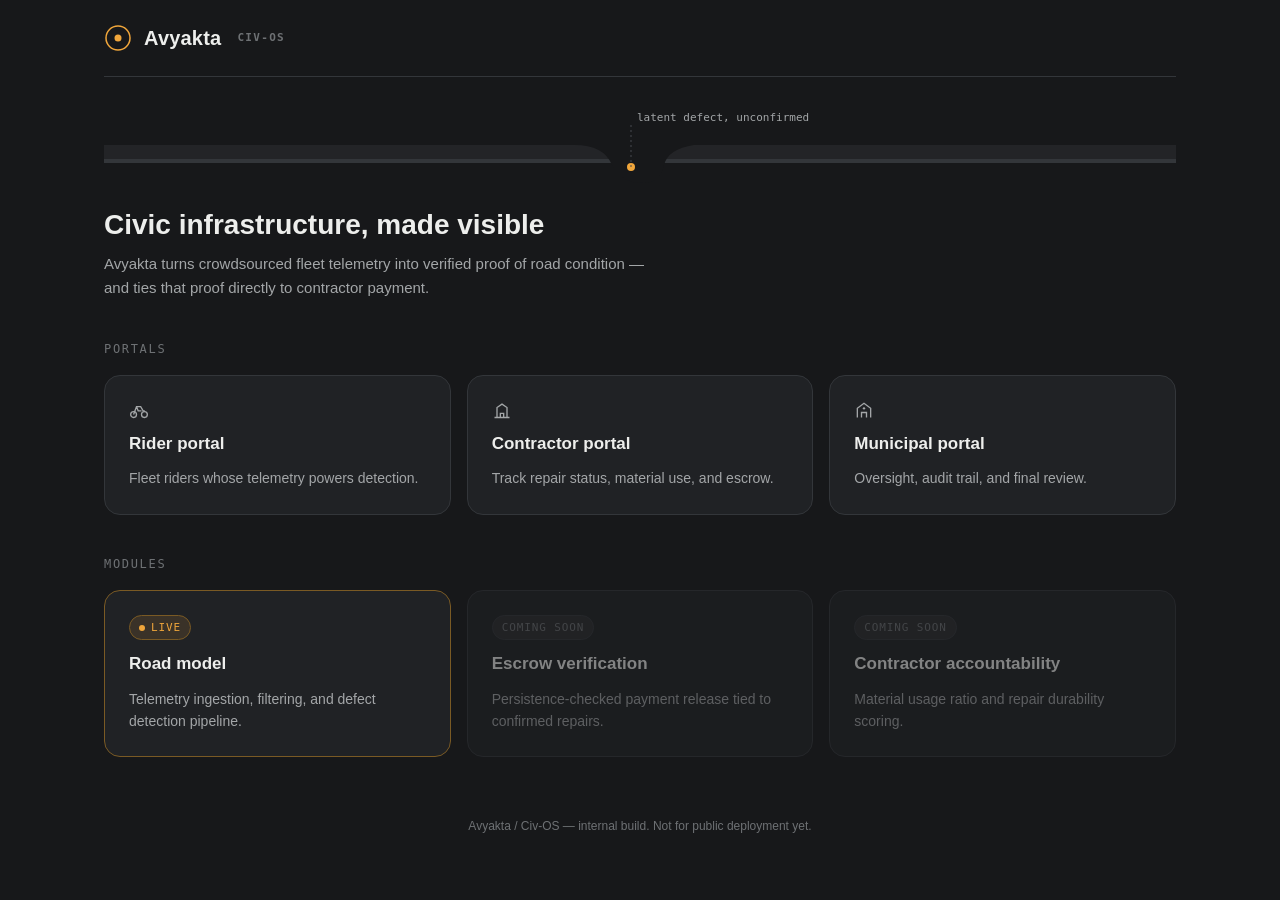
<file: index.html>
<!DOCTYPE html>
<html lang="en">
<head>
<meta charset="UTF-8">
<meta name="viewport" content="width=device-width, initial-scale=1.0">
<title>Avyakta — civic infrastructure auditing</title>
<link rel="stylesheet" href="assets/css/style.css">
</head>
<body>

<div class="shell">
  <div class="topbar">
    <a href="index.html" class="brand">
      <svg class="brand-mark" viewBox="0 0 28 28" fill="none" xmlns="http://www.w3.org/2000/svg">
        <circle cx="14" cy="14" r="12" stroke="#F0A63B" stroke-width="1.5"/>
        <circle cx="14" cy="14" r="3.5" fill="#F0A63B"/>
      </svg>
      Avyakta
      <span class="brand-sub">Civ-OS</span>
    </a>
  </div>

  <!-- Signature element: a road cross-section with a glowing latent defect,
       revealed only once you look closely. Ties to "avyakta" = the unmanifest. -->
  <svg class="road-strip" viewBox="0 0 1072 90" xmlns="http://www.w3.org/2000/svg" role="img" aria-label="Road cross-section with a highlighted latent defect">
    <rect x="0" y="40" width="1072" height="14" fill="#232427"/>
    <rect x="0" y="54" width="1072" height="4" fill="#33363A"/>
    <path d="M470 40 Q500 40 508 60 Q516 78 540 78 Q556 78 560 60 Q564 44 590 40" fill="#17181A" stroke="none"/>
    <circle class="pulse" cx="527" cy="62" r="4" fill="#F0A63B"/>
    <line x1="527" y1="62" x2="527" y2="20" stroke="#46494E" stroke-width="1" stroke-dasharray="2 3"/>
    <text x="533" y="16" font-family="IBM Plex Mono, monospace" font-size="11" fill="#A3A6A8">latent defect, unconfirmed</text>
  </svg>

  <h1 style="font-family:var(--font-display); font-size:28px; font-weight:600; margin:8px 0 4px;">
    Civic infrastructure, made visible
  </h1>
  <p style="color:var(--text-secondary); font-size:15px; max-width:560px; margin:0;">
    Avyakta turns crowdsourced fleet telemetry into verified proof of road condition —
    and ties that proof directly to contractor payment.
  </p>

  <div class="section-label">Portals</div>
  <div class="grid">
    <a href="rider.html" class="card">
      <svg class="card-icon" viewBox="0 0 24 24" fill="none" stroke="currentColor" stroke-width="1.6"><circle cx="5.5" cy="17.5" r="3.5"/><circle cx="18.5" cy="17.5" r="3.5"/><path d="M5.5 17.5L9 8h5l3 5h2M9 8l2 5h4"/></svg>
      <div class="card-title">Rider portal</div>
      <div class="card-desc">Fleet riders whose telemetry powers detection.</div>
    </a>

    <a href="contractor.html" class="card">
      <svg class="card-icon" viewBox="0 0 24 24" fill="none" stroke="currentColor" stroke-width="1.6"><path d="M3 21h18M6 21V9l6-4 6 4v12M10 21v-5h4v5"/></svg>
      <div class="card-title">Contractor portal</div>
      <div class="card-desc">Track repair status, material use, and escrow.</div>
    </a>

    <a href="municipal.html" class="card">
      <svg class="card-icon" viewBox="0 0 24 24" fill="none" stroke="currentColor" stroke-width="1.6"><path d="M4 21V10l8-6 8 6v11M9 21v-6h6v6"/><circle cx="12" cy="10" r="1.4" fill="currentColor" stroke="none"/></svg>
      <div class="card-title">Municipal portal</div>
      <div class="card-desc">Oversight, audit trail, and final review.</div>
    </a>
  </div>

  <div class="section-label">Modules</div>
  <div class="grid">
    <a href="road-model.html" class="card card--active">
      <span class="pill pill--live"><span class="pill--dot"></span>Live</span>
      <div class="card-title">Road model</div>
      <div class="card-desc">Telemetry ingestion, filtering, and defect detection pipeline.</div>
    </a>

    <div class="card card--disabled">
      <span class="pill pill--soon">Coming soon</span>
      <div class="card-title">Escrow verification</div>
      <div class="card-desc">Persistence-checked payment release tied to confirmed repairs.</div>
    </div>

    <div class="card card--disabled">
      <span class="pill pill--soon">Coming soon</span>
      <div class="card-title">Contractor accountability</div>
      <div class="card-desc">Material usage ratio and repair durability scoring.</div>
    </div>
  </div>

  <footer class="foot">Avyakta / Civ-OS — internal build. Not for public deployment yet.</footer>
</div>

</body>
</html>
</file>
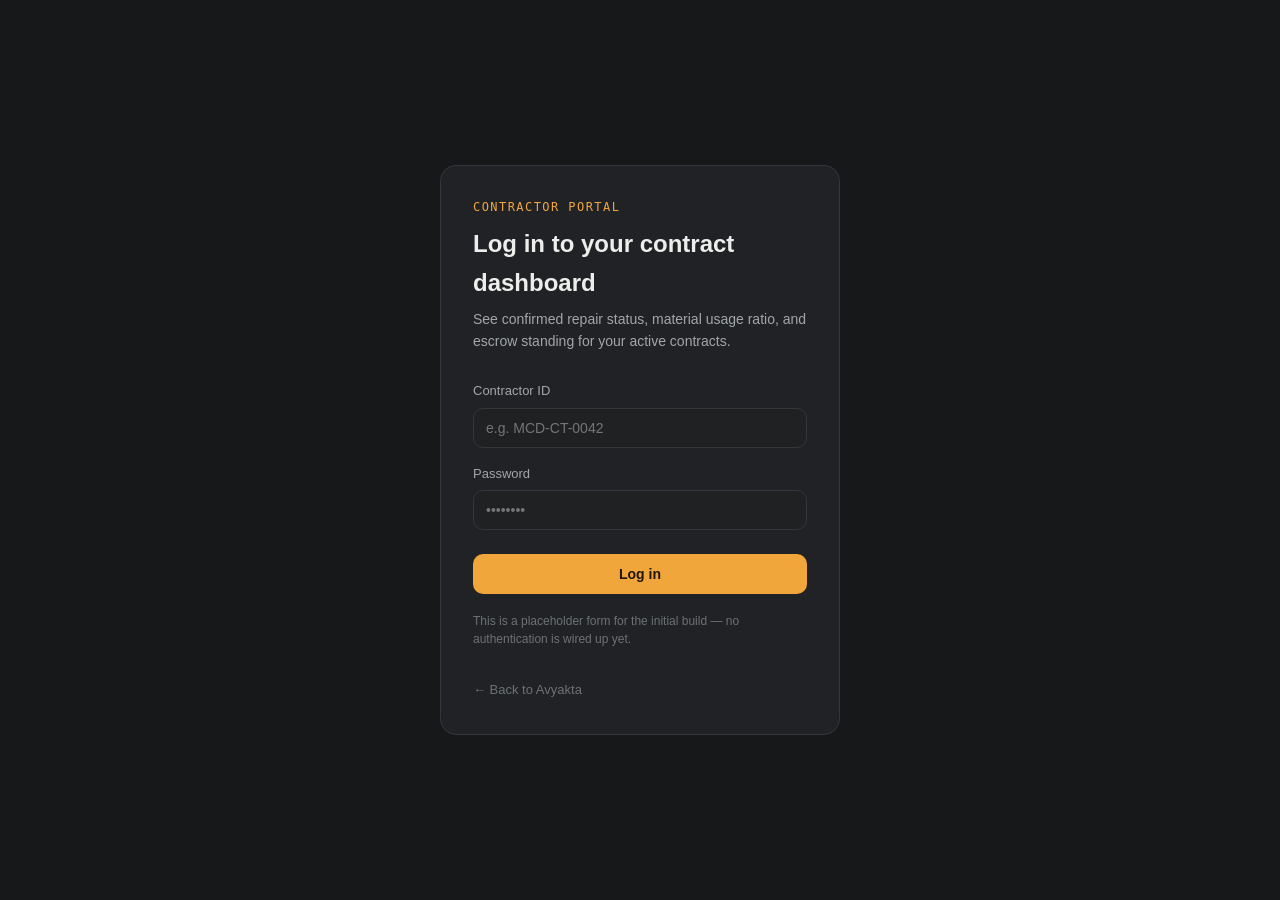
<file: contractor.html>
<!DOCTYPE html>
<html lang="en">
<head>
<meta charset="UTF-8">
<meta name="viewport" content="width=device-width, initial-scale=1.0">
<title>Contractor portal — Avyakta</title>
<link rel="stylesheet" href="assets/css/style.css">
</head>
<body>
<div class="portal-wrap">
  <div class="portal-card">
    <div class="portal-eyebrow">Contractor portal</div>
    <h1 class="portal-title">Log in to your contract dashboard</h1>
    <p class="portal-desc">See confirmed repair status, material usage ratio, and escrow standing for your active contracts.</p>

    <form id="contractorForm">
      <div class="field">
        <label for="contractorId">Contractor ID</label>
        <input id="contractorId" type="text" placeholder="e.g. MCD-CT-0042" required>
      </div>
      <div class="field">
        <label for="contractorPass">Password</label>
        <input id="contractorPass" type="password" placeholder="••••••••" required>
      </div>
      <button type="submit" class="btn">Log in</button>
    </form>

    <p class="note">This is a placeholder form for the initial build — no authentication is wired up yet.</p>
    <a href="index.html" class="back-link">&larr; Back to Avyakta</a>
  </div>
</div>

<script src="assets/js/main.js"></script>
</body>
</html>
</file>
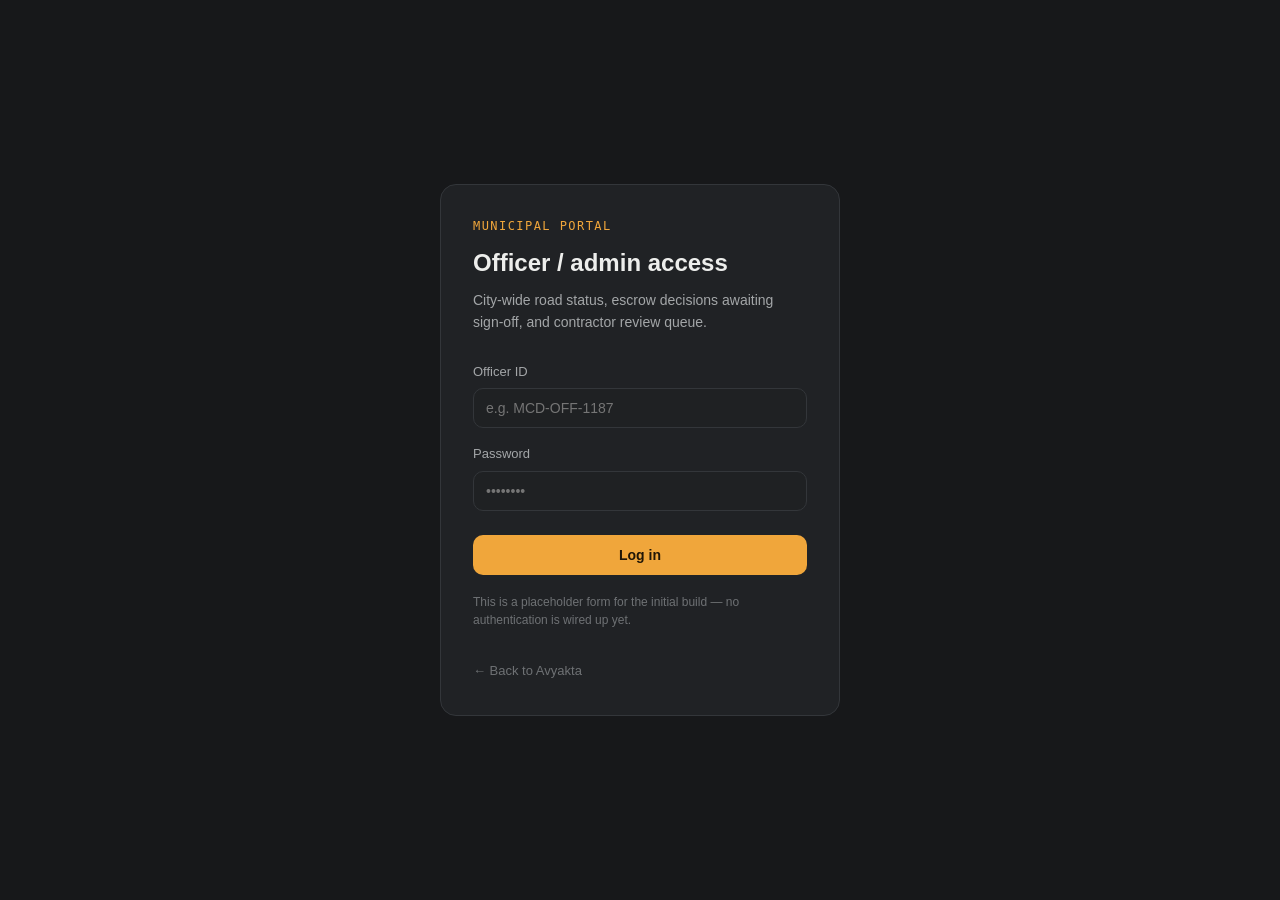
<file: municipal.html>
<!DOCTYPE html>
<html lang="en">
<head>
<meta charset="UTF-8">
<meta name="viewport" content="width=device-width, initial-scale=1.0">
<title>Municipal portal — Avyakta</title>
<link rel="stylesheet" href="assets/css/style.css">
</head>
<body>
<div class="portal-wrap">
  <div class="portal-card">
    <div class="portal-eyebrow">Municipal portal</div>
    <h1 class="portal-title">Officer / admin access</h1>
    <p class="portal-desc">City-wide road status, escrow decisions awaiting sign-off, and contractor review queue.</p>

    <form id="municipalForm">
      <div class="field">
        <label for="officerId">Officer ID</label>
        <input id="officerId" type="text" placeholder="e.g. MCD-OFF-1187" required>
      </div>
      <div class="field">
        <label for="officerPass">Password</label>
        <input id="officerPass" type="password" placeholder="••••••••" required>
      </div>
      <button type="submit" class="btn">Log in</button>
    </form>

    <p class="note">This is a placeholder form for the initial build — no authentication is wired up yet.</p>
    <a href="index.html" class="back-link">&larr; Back to Avyakta</a>
  </div>
</div>

<script src="assets/js/main.js"></script>
</body>
</html>
</file>
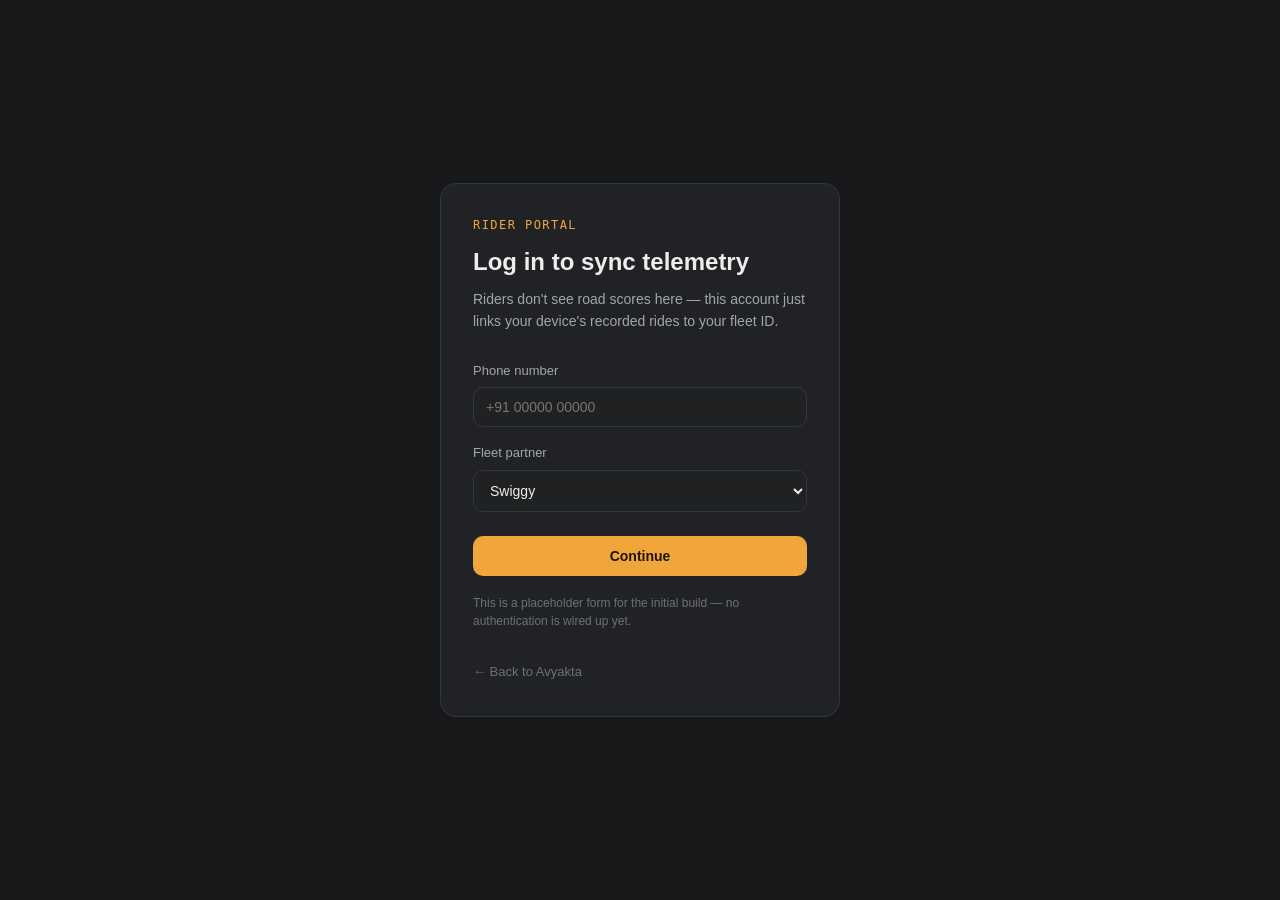
<file: rider.html>
<!DOCTYPE html>
<html lang="en">
<head>
<meta charset="UTF-8">
<meta name="viewport" content="width=device-width, initial-scale=1.0">
<title>Rider portal — Avyakta</title>
<link rel="stylesheet" href="assets/css/style.css">
</head>
<body>
<div class="portal-wrap">
  <div class="portal-card">
    <div class="portal-eyebrow">Rider portal</div>
    <h1 class="portal-title">Log in to sync telemetry</h1>
    <p class="portal-desc">Riders don't see road scores here — this account just links your device's recorded rides to your fleet ID.</p>

    <form id="riderForm">
      <div class="field">
        <label for="riderPhone">Phone number</label>
        <input id="riderPhone" type="tel" placeholder="+91 00000 00000" required>
      </div>
      <div class="field">
        <label for="fleetPartner">Fleet partner</label>
        <select id="fleetPartner">
          <option>Swiggy</option>
          <option>Zomato</option>
          <option>Amazon</option>
          <option>Independent / self-recorded</option>
        </select>
      </div>
      <button type="submit" class="btn">Continue</button>
    </form>

    <p class="note">This is a placeholder form for the initial build — no authentication is wired up yet.</p>
    <a href="index.html" class="back-link">&larr; Back to Avyakta</a>
  </div>
</div>

<script src="assets/js/main.js"></script>
</body>
</html>
</file>
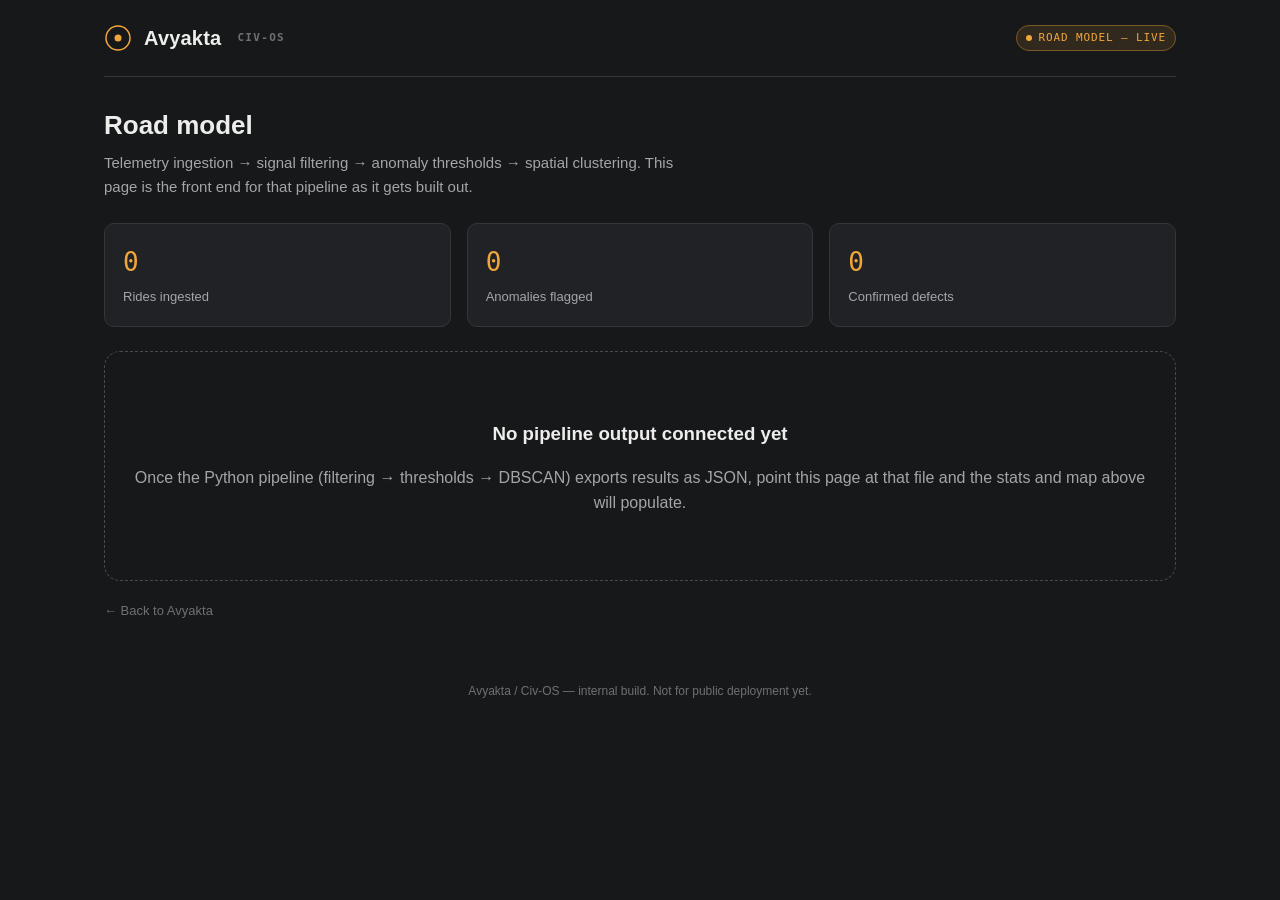
<file: road-model.html>
<!DOCTYPE html>
<html lang="en">
<head>
<meta charset="UTF-8">
<meta name="viewport" content="width=device-width, initial-scale=1.0">
<title>Road model — Avyakta</title>
<link rel="stylesheet" href="assets/css/style.css">
</head>
<body>

<div class="shell">
  <div class="topbar">
    <a href="index.html" class="brand">
      <svg class="brand-mark" viewBox="0 0 28 28" fill="none" xmlns="http://www.w3.org/2000/svg">
        <circle cx="14" cy="14" r="12" stroke="#F0A63B" stroke-width="1.5"/>
        <circle cx="14" cy="14" r="3.5" fill="#F0A63B"/>
      </svg>
      Avyakta
      <span class="brand-sub">Civ-OS</span>
    </a>
    <span class="pill pill--live"><span class="pill--dot"></span>Road model — live</span>
  </div>

  <h1 style="font-family:var(--font-display); font-size:26px; font-weight:600; margin:28px 0 4px;">
    Road model
  </h1>
  <p style="color:var(--text-secondary); font-size:15px; max-width:600px; margin:0 0 8px;">
    Telemetry ingestion &rarr; signal filtering &rarr; anomaly thresholds &rarr; spatial clustering.
    This page is the front end for that pipeline as it gets built out.
  </p>

  <div class="stat-row">
    <div class="stat">
      <div class="stat-value" id="statRides">0</div>
      <div class="stat-label">Rides ingested</div>
    </div>
    <div class="stat">
      <div class="stat-value" id="statFlags">0</div>
      <div class="stat-label">Anomalies flagged</div>
    </div>
    <div class="stat">
      <div class="stat-value" id="statConfirmed">0</div>
      <div class="stat-label">Confirmed defects</div>
    </div>
  </div>

  <div class="empty-panel">
    <h3>No pipeline output connected yet</h3>
    <p>Once the Python pipeline (filtering &rarr; thresholds &rarr; DBSCAN) exports results as JSON,
       point this page at that file and the stats and map above will populate.</p>
  </div>

  <a href="index.html" class="back-link">&larr; Back to Avyakta</a>
  <footer class="foot">Avyakta / Civ-OS — internal build. Not for public deployment yet.</footer>
</div>

<script src="assets/js/main.js"></script>
</body>
</html>
</file>
<file: assets/css/style.css>
/* ===========================================================
   Avyakta — design tokens
   Theme: asphalt-at-night. The road is dark; the defect glows.
   =========================================================== */

:root {
  --bg: #17181A;
  --bg-raised: #1F2123;
  --bg-card: #202225;
  --border: #33363A;
  --border-strong: #46494E;

  --text-primary: #EDEEEC;
  --text-secondary: #A3A6A8;
  --text-muted: #6E7174;

  --signal: #F0A63B;       /* road-hazard amber — the "detected defect" color */
  --signal-dim: #7A5A24;
  --verified: #4FAE8B;     /* confirmed-good teal-green */
  --verified-dim: #2E5C4A;
  --hold: #D9634A;         /* payment-hold coral */

  --font-display: "Space Grotesk", "Avyakta Grotesk", sans-serif;
  --font-body: "Inter", sans-serif;
  --font-mono: "IBM Plex Mono", "Space Mono", monospace;

  --radius: 10px;
  --radius-lg: 16px;
}

* { box-sizing: border-box; }

html, body {
  margin: 0;
  padding: 0;
  background: var(--bg);
  color: var(--text-primary);
  font-family: var(--font-body);
  line-height: 1.6;
  -webkit-font-smoothing: antialiased;
}

a { color: inherit; }

/* ---------- layout shells ---------- */

.shell {
  max-width: 1120px;
  margin: 0 auto;
  padding: 0 24px;
}

.topbar {
  display: flex;
  align-items: center;
  justify-content: space-between;
  padding: 22px 0;
  border-bottom: 1px solid var(--border);
}

.brand {
  display: flex;
  align-items: center;
  gap: 12px;
  font-family: var(--font-display);
  font-size: 20px;
  font-weight: 600;
  letter-spacing: 0.01em;
  text-decoration: none;
}

.brand-mark {
  width: 28px;
  height: 28px;
  flex-shrink: 0;
}

.brand-sub {
  font-family: var(--font-mono);
  font-size: 11px;
  color: var(--text-muted);
  text-transform: uppercase;
  letter-spacing: 0.12em;
  margin-left: 4px;
}

/* ---------- the signature strip: a road cross-section that
   reveals a glowing defect. Used on hub + login screens. ---------- */

.road-strip {
  width: 100%;
  display: block;
  margin: 28px 0 8px;
}

/* ---------- hub cards ---------- */

.section-label {
  font-family: var(--font-mono);
  font-size: 12px;
  text-transform: uppercase;
  letter-spacing: 0.14em;
  color: var(--text-muted);
  margin: 40px 0 16px;
}

.grid {
  display: grid;
  grid-template-columns: repeat(3, 1fr);
  gap: 16px;
}

@media (max-width: 780px) {
  .grid { grid-template-columns: 1fr; }
}

.card {
  background: var(--bg-card);
  border: 1px solid var(--border);
  border-radius: var(--radius-lg);
  padding: 24px;
  display: flex;
  flex-direction: column;
  gap: 10px;
  text-decoration: none;
  transition: border-color 0.15s ease, transform 0.15s ease;
}

.card:hover:not(.card--disabled) {
  border-color: var(--border-strong);
  transform: translateY(-2px);
}

.card--disabled {
  opacity: 0.5;
  cursor: not-allowed;
  pointer-events: none;
}

.card--active {
  border-color: var(--signal-dim);
}

.card-icon {
  width: 20px;
  height: 20px;
  color: var(--text-secondary);
}

.card-title {
  font-family: var(--font-display);
  font-size: 17px;
  font-weight: 600;
}

.card-desc {
  font-size: 14px;
  color: var(--text-secondary);
}

.pill {
  display: inline-flex;
  align-items: center;
  gap: 6px;
  font-family: var(--font-mono);
  font-size: 11px;
  text-transform: uppercase;
  letter-spacing: 0.08em;
  padding: 3px 9px;
  border-radius: 100px;
  width: fit-content;
}

.pill--live {
  background: rgba(240, 166, 59, 0.12);
  color: var(--signal);
  border: 1px solid var(--signal-dim);
}

.pill--soon {
  background: rgba(163, 166, 168, 0.08);
  color: var(--text-muted);
  border: 1px solid var(--border);
}

.pill--dot {
  width: 6px;
  height: 6px;
  border-radius: 50%;
  background: currentColor;
}

/* ---------- login / portal pages ---------- */

.portal-wrap {
  min-height: 100vh;
  display: flex;
  align-items: center;
  justify-content: center;
  padding: 24px;
}

.portal-card {
  width: 100%;
  max-width: 400px;
  background: var(--bg-card);
  border: 1px solid var(--border);
  border-radius: var(--radius-lg);
  padding: 32px;
}

.portal-eyebrow {
  font-family: var(--font-mono);
  font-size: 12px;
  text-transform: uppercase;
  letter-spacing: 0.12em;
  color: var(--signal);
  margin-bottom: 8px;
}

.portal-title {
  font-family: var(--font-display);
  font-size: 24px;
  font-weight: 600;
  margin: 0 0 6px;
}

.portal-desc {
  font-size: 14px;
  color: var(--text-secondary);
  margin: 0 0 28px;
}

.field {
  margin-bottom: 16px;
}

.field label {
  display: block;
  font-size: 13px;
  color: var(--text-secondary);
  margin-bottom: 6px;
}

.field input, .field select {
  width: 100%;
  padding: 11px 12px;
  background: var(--bg-raised);
  border: 1px solid var(--border);
  border-radius: var(--radius);
  color: var(--text-primary);
  font-family: var(--font-body);
  font-size: 14px;
}

.field input:focus, .field select:focus {
  outline: none;
  border-color: var(--signal);
}

.btn {
  width: 100%;
  padding: 12px;
  border-radius: var(--radius);
  border: none;
  background: var(--signal);
  color: #201607;
  font-family: var(--font-body);
  font-weight: 600;
  font-size: 14px;
  cursor: pointer;
  margin-top: 8px;
}

.btn:focus-visible { outline: 2px solid var(--text-primary); outline-offset: 2px; }

.back-link {
  display: inline-block;
  margin-top: 20px;
  font-size: 13px;
  color: var(--text-muted);
  text-decoration: none;
}
.back-link:hover { color: var(--text-secondary); }

.note {
  margin-top: 18px;
  font-size: 12px;
  color: var(--text-muted);
  line-height: 1.5;
}

/* ---------- road model placeholder page ---------- */

.stat-row {
  display: grid;
  grid-template-columns: repeat(3, 1fr);
  gap: 16px;
  margin: 24px 0;
}

@media (max-width: 780px) {
  .stat-row { grid-template-columns: 1fr; }
}

.stat {
  background: var(--bg-card);
  border: 1px solid var(--border);
  border-radius: var(--radius);
  padding: 18px;
}

.stat-value {
  font-family: var(--font-mono);
  font-size: 26px;
  color: var(--signal);
}

.stat-label {
  font-size: 13px;
  color: var(--text-secondary);
  margin-top: 4px;
}

.empty-panel {
  border: 1px dashed var(--border-strong);
  border-radius: var(--radius-lg);
  padding: 48px 24px;
  text-align: center;
  color: var(--text-secondary);
  margin-top: 24px;
}

.empty-panel h3 {
  font-family: var(--font-display);
  color: var(--text-primary);
  font-weight: 600;
  margin-bottom: 6px;
}

footer.foot {
  margin: 60px 0 32px;
  font-size: 12px;
  color: var(--text-muted);
  text-align: center;
}

:focus-visible { outline: 2px solid var(--signal); outline-offset: 2px; }

@media (prefers-reduced-motion: no-preference) {
  .pulse { animation: pulse 2.2s ease-in-out infinite; }
}
@keyframes pulse {
  0%, 100% { opacity: 1; }
  50% { opacity: 0.45; }
}
</file>
